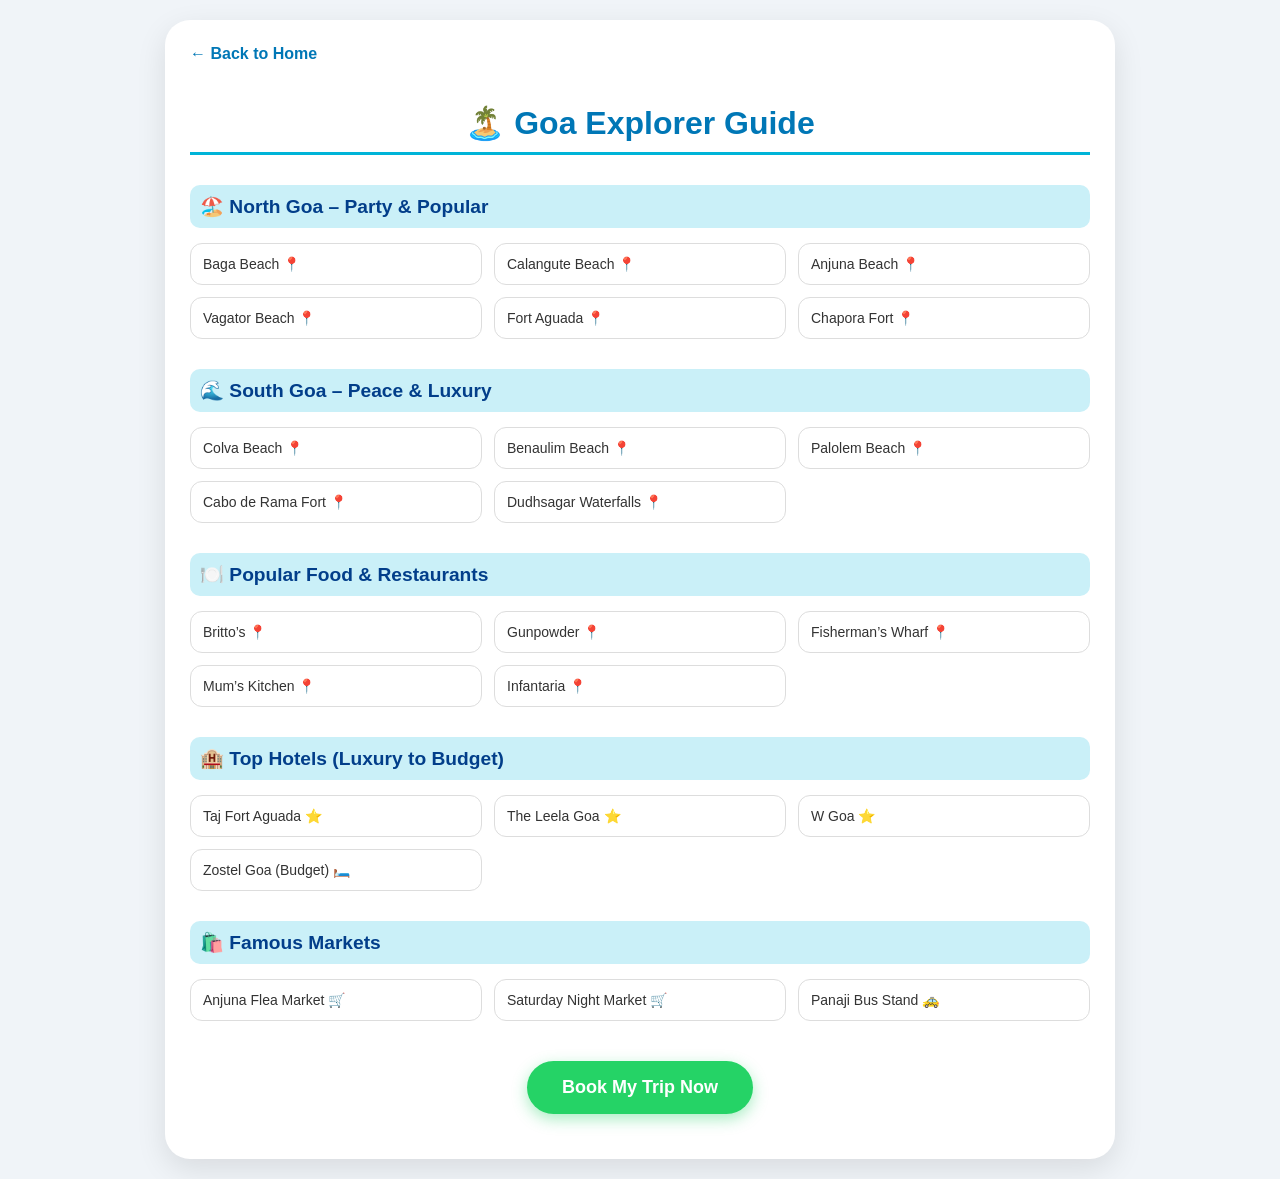
<file: goa-details.html>
<!DOCTYPE html>
<html lang="en">
<head>
    <meta charset="UTF-8">
    <meta name="viewport" content="width=device-width, initial-scale=1.0">
    <title>Goa Guide - Party & Peace</title>
    <style>
        body { font-family: 'Segoe UI', Tahoma, Geneva, Verdana, sans-serif; background: #f0f4f8; margin: 0; padding: 20px; }
        .container { max-width: 900px; margin: auto; background: white; padding: 25px; border-radius: 25px; box-shadow: 0 10px 30px rgba(0,0,0,0.1); }
        h1 { color: #0077b6; text-align: center; border-bottom: 3px solid #00b4d8; padding-bottom: 10px; }
        .section-title { margin-top: 30px; color: #023e8a; font-size: 1.2rem; font-weight: bold; background: #caf0f8; padding: 10px; border-radius: 10px; }
        .link-grid { display: grid; grid-template-columns: repeat(auto-fill, minmax(250px, 1fr)); gap: 12px; margin-top: 15px; }
        .map-btn { 
            display: block; padding: 12px; background: #fff; border: 1px solid #ddd;
            text-decoration: none; color: #333; border-radius: 12px; transition: 0.3s; font-size: 14px;
        }
        .map-btn:hover { background: #0077b6; color: #fff; transform: translateY(-3px); }
        .back-home { text-decoration: none; color: #0077b6; font-weight: bold; margin-bottom: 20px; display: inline-block; }
        
        /* WHATSAPP BUTTON FIX: Ye mobile par bhi button hi dikhega */
        .wp-container { text-align: center; margin-top: 40px; padding-bottom: 20px; }
        .wp-btn { 
            display: inline-block; background-color: #25D366; color: white; 
            padding: 16px 35px; border-radius: 50px; text-decoration: none; 
            font-size: 18px; font-weight: bold; box-shadow: 0 5px 15px rgba(37,211,102,0.4);
        }
    </style>
</head>
<body>

<div class="container">
    <a href="index.html" class="back-home">← Back to Home</a>
    <h1>🏝️ Goa Explorer Guide</h1>

    <div class="section-title">🏖️ North Goa – Party & Popular</div>
    <div class="link-grid">
        <a href="https://maps.google.com/?q=Baga+Beach+Goa" target="_blank" class="map-btn">Baga Beach 📍</a>
        <a href="https://maps.google.com/?q=Calangute+Beach+Goa" target="_blank" class="map-btn">Calangute Beach 📍</a>
        <a href="https://maps.google.com/?q=Anjuna+Beach+Goa" target="_blank" class="map-btn">Anjuna Beach 📍</a>
        <a href="https://maps.google.com/?q=Vagator+Beach+Goa" target="_blank" class="map-btn">Vagator Beach 📍</a>
        <a href="https://maps.google.com/?q=Fort+Aguada+Goa" target="_blank" class="map-btn">Fort Aguada 📍</a>
        <a href="https://maps.google.com/?q=Chapora+Fort+Goa" target="_blank" class="map-btn">Chapora Fort 📍</a>
    </div>

    <div class="section-title">🌊 South Goa – Peace & Luxury</div>
    <div class="link-grid">
        <a href="https://maps.google.com/?q=Colva+Beach+Goa" target="_blank" class="map-btn">Colva Beach 📍</a>
        <a href="https://maps.google.com/?q=Benaulim+Beach+Goa" target="_blank" class="map-btn">Benaulim Beach 📍</a>
        <a href="https://maps.google.com/?q=Palolem+Beach+Goa" target="_blank" class="map-btn">Palolem Beach 📍</a>
        <a href="https://maps.google.com/?q=Cabo+de+Rama+Fort+Goa" target="_blank" class="map-btn">Cabo de Rama Fort 📍</a>
        <a href="https://maps.google.com/?q=Dudhsagar+Waterfalls" target="_blank" class="map-btn">Dudhsagar Waterfalls 📍</a>
    </div>

    <div class="section-title">🍽️ Popular Food & Restaurants</div>
    <div class="link-grid">
        <a href="https://maps.google.com/?q=Britto’s+Baga+Goa" target="_blank" class="map-btn">Britto’s 📍</a>
        <a href="https://maps.google.com/?q=Gunpowder+Assagao+Goa" target="_blank" class="map-btn">Gunpowder 📍</a>
        <a href="https://maps.google.com/?q=Fisherman’s+Wharf+Panaji+Goa" target="_blank" class="map-btn">Fisherman’s Wharf 📍</a>
        <a href="https://maps.google.com/?q=Mum’s+Kitchen+Panaji+Goa" target="_blank" class="map-btn">Mum’s Kitchen 📍</a>
        <a href="https://maps.google.com/?q=Infantaria+Calangute+Goa" target="_blank" class="map-btn">Infantaria 📍</a>
    </div>

    <div class="section-title">🏨 Top Hotels (Luxury to Budget)</div>
    <div class="link-grid">
        <a href="https://maps.google.com/?q=Taj+Fort+Aguada+Goa" target="_blank" class="map-btn">Taj Fort Aguada ⭐</a>
        <a href="https://maps.google.com/?q=The+Leela+Goa" target="_blank" class="map-btn">The Leela Goa ⭐</a>
        <a href="https://maps.google.com/?q=W+Goa+Vagator" target="_blank" class="map-btn">W Goa ⭐</a>
        <a href="https://maps.google.com/?q=Zostel+Goa" target="_blank" class="map-btn">Zostel Goa (Budget) 🛏️</a>
    </div>

    <div class="section-title">🛍️ Famous Markets</div>
    <div class="link-grid">
        <a href="https://maps.google.com/?q=Anjuna+Flea+Market" target="_blank" class="map-btn">Anjuna Flea Market 🛒</a>
        <a href="https://maps.google.com/?q=Saturday+Night+Market+Arpora" target="_blank" class="map-btn">Saturday Night Market 🛒</a>
        <a href="https://maps.google.com/?q=Panaji+Bus+Stand" target="_blank" class="map-btn">Panaji Bus Stand 🚕</a>
    </div>

    <div class="wp-container">
    <a href="https://wa.me/918401350709?text=Hi!%20I%20want%20to%20book%20a%20trip" 
       target="_blank" 
       style="display: inline-block; background-color: #25D366; color: white; padding: 16px 35px; border-radius: 50px; text-decoration: none; font-size: 18px; font-weight: bold; box-shadow: 0 5px 15px rgba(37,211,102,0.4); border: none;">
       Book My Trip Now
    </a>
    </div>
</div>

</body>
</html>
</file>
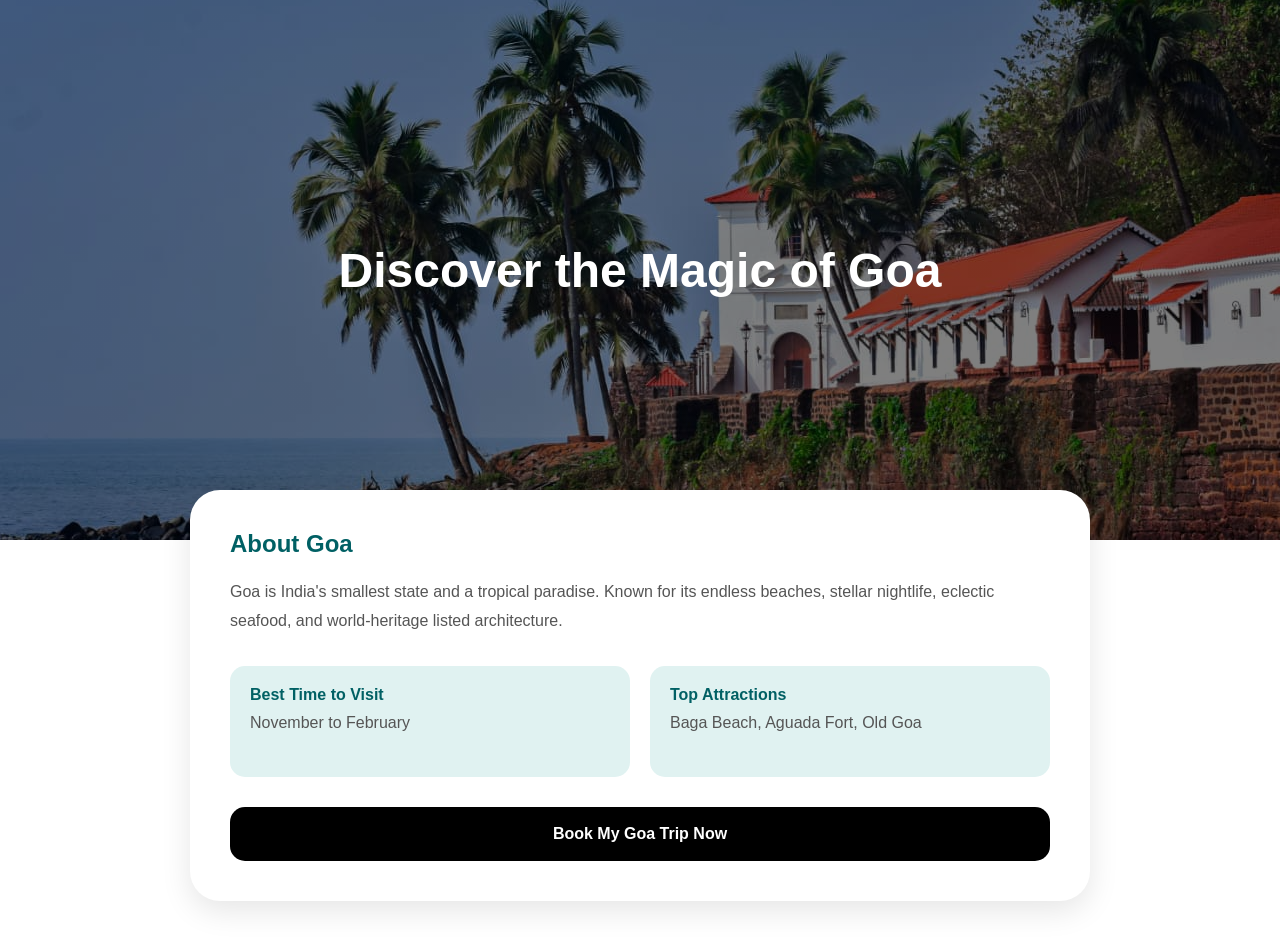
<file: goa.html>
<!DOCTYPE html>
<html lang="en">
<head>
    <meta charset="UTF-8">
    <meta name="viewport" content="width=device-width, initial-scale=1.0">
    <title>Goa Details - Travel Voyanix</title>
    <style>
        * { margin: 0; padding: 0; box-sizing: border-box; font-family: 'Poppins', sans-serif; }
        
        /* --- YAHAN DHAYAN DO --- */
        .hero {
            height: 60vh;
            /* Niche wali line mein 'APNI_PHOTO_KA_NAAM_YAHAN_LIKHO.jpg' ko badal dena */
            background: linear-gradient(rgba(0,0,0,0.5), rgba(0,0,0,0.5)), 
                        url('goa1.jpeg') no-repeat center/cover;
            display: flex; 
            align-items: center; 
            justify-content: center; 
            color: white; 
            text-align: center;
        }
        /* ------------------------ */

        .content { 
            max-width: 900px; 
            margin: -50px auto 50px; 
            background: white; 
            padding: 40px; 
            border-radius: 30px; 
            box-shadow: 0 10px 30px rgba(0,0,0,0.1); 
            position: relative;
        }
        
        h2 { color: #006064; margin-bottom: 20px; }
        p { line-height: 1.8; color: #555; margin-bottom: 20px; }
        
        .info-grid { display: grid; grid-template-columns: 1fr 1fr; gap: 20px; margin: 30px 0; }
        .info-item { background: #e0f2f1; padding: 20px; border-radius: 15px; }
        .info-item h4 { color: #006064; margin-bottom: 5px; }

        .enquiry-btn {
            display: block; width: 100%; padding: 18px; background: #000; color: white;
            text-align: center; text-decoration: none; border-radius: 15px; font-weight: 600;
            transition: 0.3s;
        }
        .enquiry-btn:hover { background: #2ecc71; }
    </style>
</head>
<body>

    <div class="hero">
        <h1 style="font-size: 3rem;">Discover the Magic of Goa</h1>
    </div>

    <div class="content">
        <h2>About Goa</h2>
        <p>Goa is India's smallest state and a tropical paradise. Known for its endless beaches, stellar nightlife, eclectic seafood, and world-heritage listed architecture.</p>

        <div class="info-grid">
            <div class="info-item">
                <h4>Best Time to Visit</h4>
                <p>November to February</p>
            </div>
            <div class="info-item">
                <h4>Top Attractions</h4>
                <p>Baga Beach, Aguada Fort, Old Goa</p>
            </div>
        </div>

        <a href="https://wa.me/919824576927?text=Hi Mahir, I am interested in the Goa package!" class="enquiry-btn">
            Book My Goa Trip Now
        </a>
    </div>

</body>
</html>
</file>
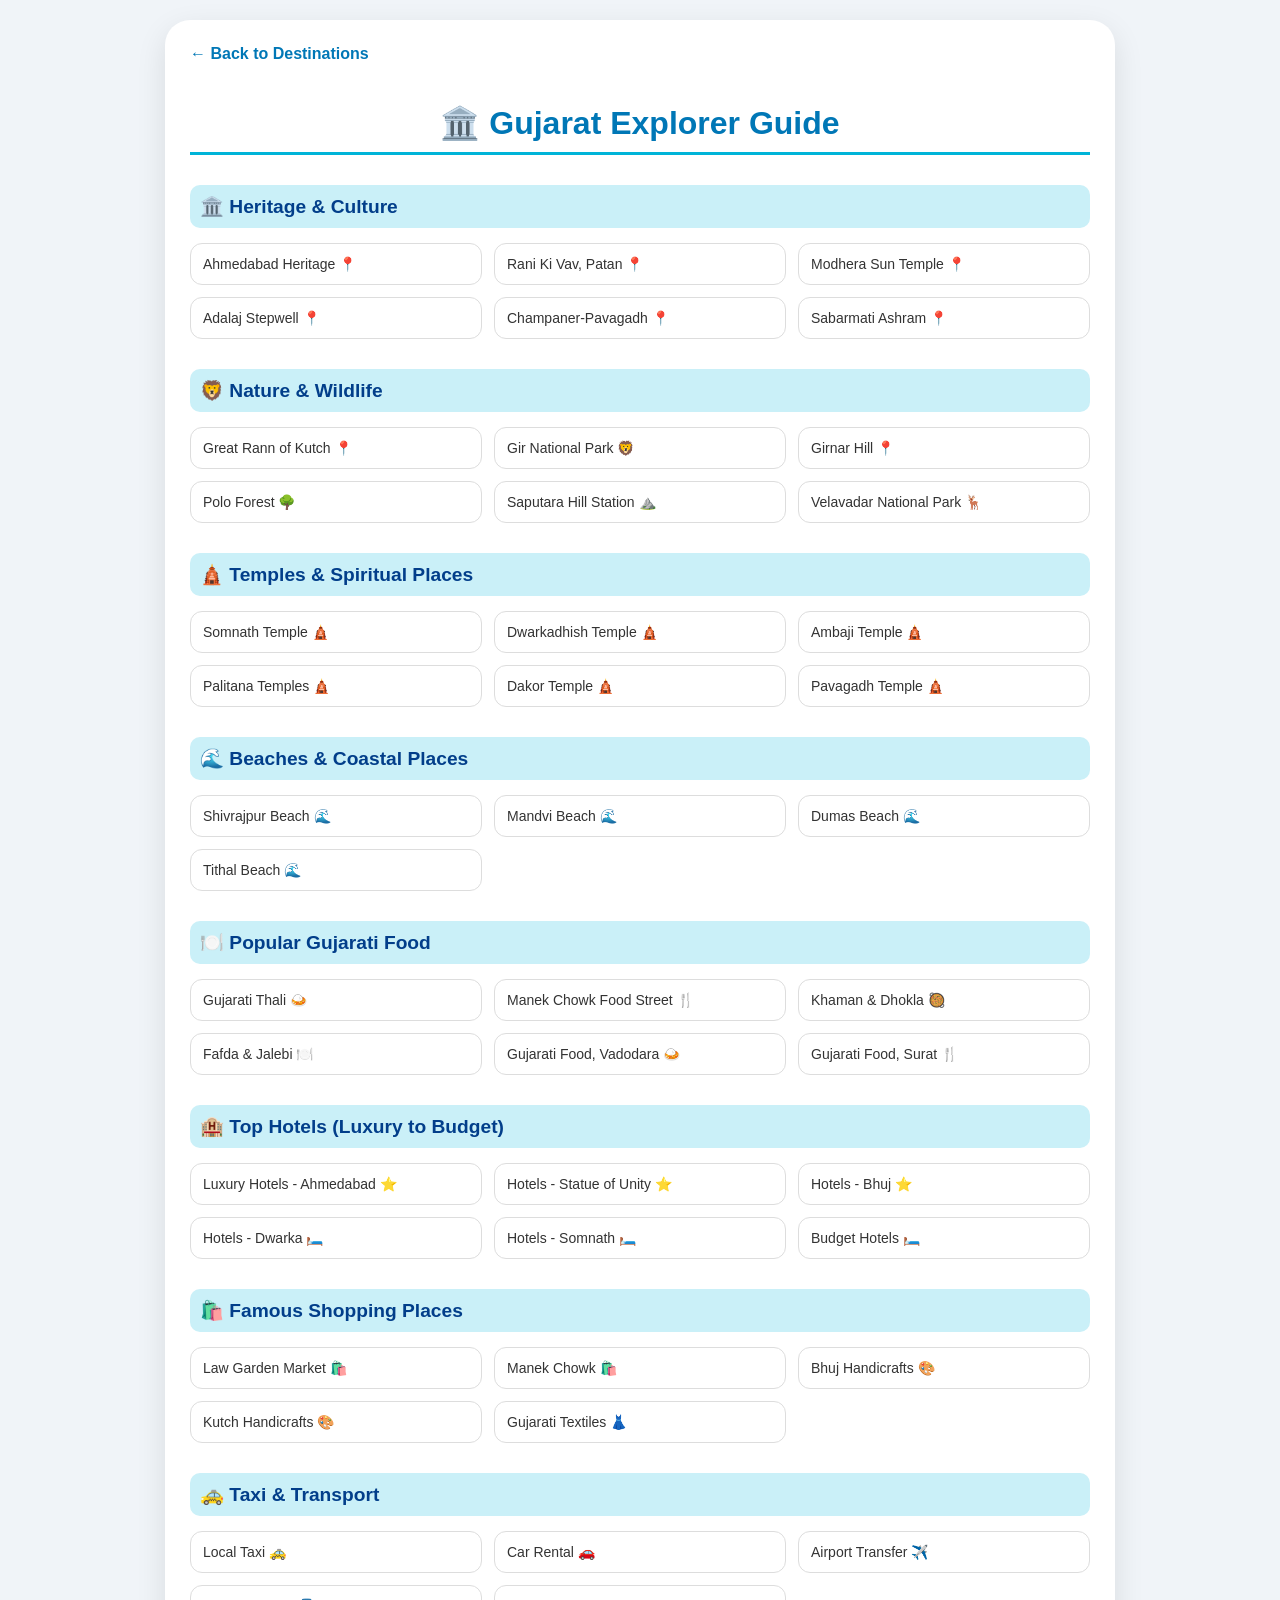
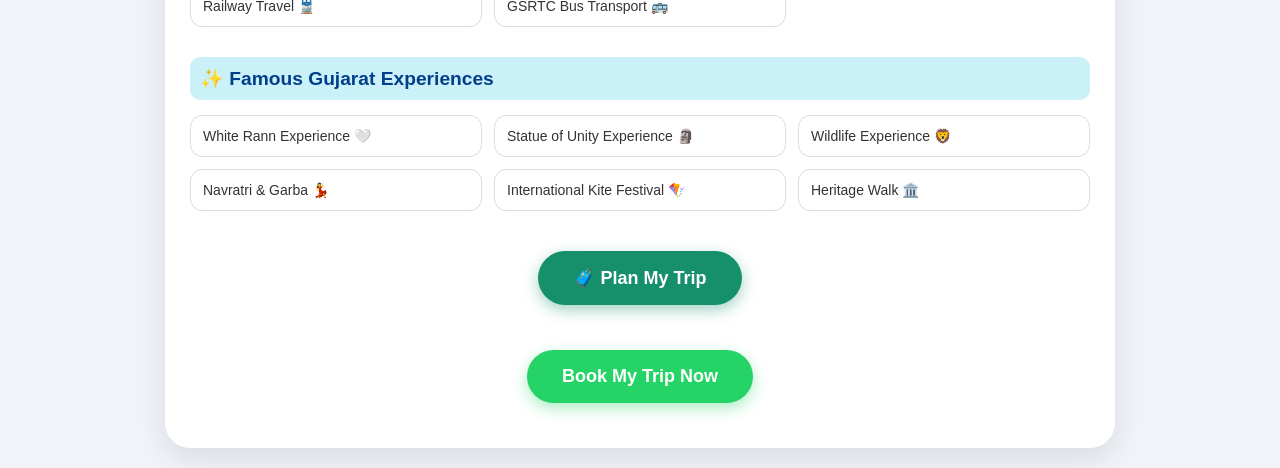
<file: gujrat-details.html>
<!DOCTYPE html>
<html lang="en">
<head>
    <meta charset="UTF-8">
    <meta name="viewport" content="width=device-width, initial-scale=1.0">

    <title>Gujarat Guide - Heritage & Nature</title>

    <style>
        body {
            font-family: 'Segoe UI', Tahoma, Geneva, Verdana, sans-serif;
            background: #f0f4f8;
            margin: 0;
            padding: 20px;
        }

        .container {
            max-width: 900px;
            margin: auto;
            background: white;
            padding: 25px;
            border-radius: 25px;
            box-shadow: 0 10px 30px rgba(0,0,0,0.1);
        }

        h1 {
            color: #0077b6;
            text-align: center;
            border-bottom: 3px solid #00b4d8;
            padding-bottom: 10px;
        }

        .section-title {
            margin-top: 30px;
            color: #023e8a;
            font-size: 1.2rem;
            font-weight: bold;
            background: #caf0f8;
            padding: 10px;
            border-radius: 10px;
        }

        .link-grid {
            display: grid;
            grid-template-columns: repeat(auto-fill, minmax(250px, 1fr));
            gap: 12px;
            margin-top: 15px;
        }

        .map-btn {
            display: block;
            padding: 12px;
            background: #fff;
            border: 1px solid #ddd;
            text-decoration: none;
            color: #333;
            border-radius: 12px;
            transition: 0.3s;
            font-size: 14px;
        }

        .map-btn:hover {
            background: #0077b6;
            color: #fff;
            transform: translateY(-3px);
        }

        .back-home {
            text-decoration: none;
            color: #0077b6;
            font-weight: bold;
            margin-bottom: 20px;
            display: inline-block;
        }

        /* PLAN MY TRIP BUTTON */
        .plan-container {
            text-align: center;
            margin-top: 40px;
            padding-bottom: 20px;
        }

        .plan-btn {
            display: inline-block;
            background-color: #168f6b;
            color: white;
            padding: 16px 35px;
            border-radius: 50px;
            text-decoration: none;
            font-size: 18px;
            font-weight: bold;
            box-shadow: 0 5px 15px rgba(22,143,107,0.4);
            border: none;
            cursor: pointer;
        }

        /* WHATSAPP BUTTON */
        .wp-container {
            text-align: center;
            margin-top: 25px;
            padding-bottom: 20px;
        }

        .wp-btn {
            display: inline-block;
            background-color: #25D366;
            color: white;
            padding: 16px 35px;
            border-radius: 50px;
            text-decoration: none;
            font-size: 18px;
            font-weight: bold;
            box-shadow: 0 5px 15px rgba(37,211,102,0.4);
        }

        /* TRIP PLANNER POPUP */

        .trip-modal {
            display: none;
            position: fixed;
            inset: 0;
            background: rgba(0,0,0,0.65);
            z-index: 9999;
            justify-content: center;
            align-items: center;
            padding: 20px;
        }

        .trip-box {
            background: white;
            width: 100%;
            max-width: 600px;
            max-height: 90vh;
            overflow-y: auto;
            padding: 30px;
            border-radius: 20px;
            position: relative;
            box-shadow: 0 15px 50px rgba(0,0,0,0.3);
        }

        .trip-box h2 {
            color: #023e8a;
            margin-top: 0;
        }

        .trip-box label {
            display: block;
            margin-top: 15px;
            margin-bottom: 7px;
            font-weight: bold;
            color: #333;
        }

        .trip-box select {
            width: 100%;
            padding: 12px;
            border: 1px solid #ddd;
            border-radius: 8px;
            font-size: 15px;
        }

        .generate-btn {
            width: 100%;
            margin-top: 25px;
            padding: 14px;
            border: none;
            border-radius: 10px;
            background: #168f6b;
            color: white;
            font-size: 16px;
            font-weight: bold;
            cursor: pointer;
        }

        .close-btn {
            position: absolute;
            right: 18px;
            top: 10px;
            border: none;
            background: transparent;
            font-size: 30px;
            cursor: pointer;
            color: #555;
        }

        .trip-result {
            margin-top: 25px;
        }

        .day-card {
            border: 1px solid #ddd;
            border-radius: 10px;
            padding: 15px;
            margin-bottom: 12px;
        }

        .day-card h3 {
            color: #0077b6;
            margin-top: 0;
        }

        .trip-summary {
            background: #caf0f8;
            padding: 15px;
            border-radius: 10px;
            margin-top: 15px;
        }

        @media (max-width: 600px) {
            body {
                padding: 10px;
            }

            .container {
                padding: 18px;
            }

            .trip-box {
                padding: 22px;
            }
        }
    </style>
</head>

<body>

<div class="container">

    <a href="destination.html" class="back-home">
        ← Back to Destinations
    </a>

    <h1>🏛️ Gujarat Explorer Guide</h1>


    <!-- ================= HERITAGE & CULTURE ================= -->

    <div class="section-title">
        🏛️ Heritage & Culture
    </div>

    <div class="link-grid">

        <a href="https://maps.google.com/?q=Ahmedabad+Heritage+City+Gujarat"
           target="_blank"
           class="map-btn">
            Ahmedabad Heritage 📍
        </a>

        <a href="https://maps.google.com/?q=Rani+Ki+Vav+Patan+Gujarat"
           target="_blank"
           class="map-btn">
            Rani Ki Vav, Patan 📍
        </a>

        <a href="https://maps.google.com/?q=Modhera+Sun+Temple+Gujarat"
           target="_blank"
           class="map-btn">
            Modhera Sun Temple 📍
        </a>

        <a href="https://maps.google.com/?q=Adalaj+Stepwell+Gujarat"
           target="_blank"
           class="map-btn">
            Adalaj Stepwell 📍
        </a>

        <a href="https://maps.google.com/?q=Champaner+Pavagadh+Gujarat"
           target="_blank"
           class="map-btn">
            Champaner-Pavagadh 📍
        </a>

        <a href="https://maps.google.com/?q=Sabarmati+Ashram+Ahmedabad"
           target="_blank"
           class="map-btn">
            Sabarmati Ashram 📍
        </a>

    </div>


    <!-- ================= NATURE & WILDLIFE ================= -->

    <div class="section-title">
        🦁 Nature & Wildlife
    </div>

    <div class="link-grid">

        <a href="https://maps.google.com/?q=Great+Rann+of+Kutch+Gujarat"
           target="_blank"
           class="map-btn">
            Great Rann of Kutch 📍
        </a>

        <a href="https://maps.google.com/?q=Gir+National+Park+Gujarat"
           target="_blank"
           class="map-btn">
            Gir National Park 🦁
        </a>

        <a href="https://maps.google.com/?q=Girnar+Hill+Junagadh+Gujarat"
           target="_blank"
           class="map-btn">
            Girnar Hill 📍
        </a>

        <a href="https://maps.google.com/?q=Polo+Forest+Gujarat"
           target="_blank"
           class="map-btn">
            Polo Forest 🌳
        </a>

        <a href="https://maps.google.com/?q=Saputara+Gujarat"
           target="_blank"
           class="map-btn">
            Saputara Hill Station ⛰️
        </a>

        <a href="https://maps.google.com/?q=Velavadar+Blackbuck+National+Park+Gujarat"
           target="_blank"
           class="map-btn">
            Velavadar National Park 🦌
        </a>

    </div>


    <!-- ================= TEMPLES & SPIRITUAL PLACES ================= -->

    <div class="section-title">
        🛕 Temples & Spiritual Places
    </div>

    <div class="link-grid">

        <a href="https://maps.google.com/?q=Somnath+Temple+Gujarat"
           target="_blank"
           class="map-btn">
            Somnath Temple 🛕
        </a>

        <a href="https://maps.google.com/?q=Dwarkadhish+Temple+Gujarat"
           target="_blank"
           class="map-btn">
            Dwarkadhish Temple 🛕
        </a>

        <a href="https://maps.google.com/?q=Ambaji+Temple+Gujarat"
           target="_blank"
           class="map-btn">
            Ambaji Temple 🛕
        </a>

        <a href="https://maps.google.com/?q=Palitana+Temples+Gujarat"
           target="_blank"
           class="map-btn">
            Palitana Temples 🛕
        </a>

        <a href="https://maps.google.com/?q=Dakor+Temple+Gujarat"
           target="_blank"
           class="map-btn">
            Dakor Temple 🛕
        </a>

        <a href="https://maps.google.com/?q=Pavagadh+Kalika+Mata+Temple"
           target="_blank"
           class="map-btn">
            Pavagadh Temple 🛕
        </a>

    </div>


    <!-- ================= BEACHES ================= -->

    <div class="section-title">
        🌊 Beaches & Coastal Places
    </div>

    <div class="link-grid">

        <a href="https://maps.google.com/?q=Shivrajpur+Beach+Gujarat"
           target="_blank"
           class="map-btn">
            Shivrajpur Beach 🌊
        </a>

        <a href="https://maps.google.com/?q=Mandvi+Beach+Gujarat"
           target="_blank"
           class="map-btn">
            Mandvi Beach 🌊
        </a>

        <a href="https://maps.google.com/?q=Dumas+Beach+Surat+Gujarat"
           target="_blank"
           class="map-btn">
            Dumas Beach 🌊
        </a>

        <a href="https://maps.google.com/?q=Tithal+Beach+Gujarat"
           target="_blank"
           class="map-btn">
            Tithal Beach 🌊
        </a>

    </div>


    <!-- ================= POPULAR FOOD ================= -->

    <div class="section-title">
        🍽️ Popular Gujarati Food
    </div>

    <div class="link-grid">

        <a href="https://maps.google.com/?q=Gujarati+Thali+Ahmedabad"
           target="_blank"
           class="map-btn">
            Gujarati Thali 🍛
        </a>

        <a href="https://maps.google.com/?q=Manek+Chowk+Ahmedabad+Food"
           target="_blank"
           class="map-btn">
            Manek Chowk Food Street 🍴
        </a>

        <a href="https://maps.google.com/?q=Khaman+Ahmedabad"
           target="_blank"
           class="map-btn">
            Khaman & Dhokla 🥘
        </a>

        <a href="https://maps.google.com/?q=Fafda+Jalebi+Ahmedabad"
           target="_blank"
           class="map-btn">
            Fafda & Jalebi 🍽️
        </a>

        <a href="https://maps.google.com/?q=Gujarati+Food+Vadodara"
           target="_blank"
           class="map-btn">
            Gujarati Food, Vadodara 🍛
        </a>

        <a href="https://maps.google.com/?q=Gujarati+Food+Surat"
           target="_blank"
           class="map-btn">
            Gujarati Food, Surat 🍴
        </a>

    </div>


    <!-- ================= HOTELS ================= -->

    <div class="section-title">
        🏨 Top Hotels (Luxury to Budget)
    </div>

    <div class="link-grid">

        <a href="https://maps.google.com/?q=Hotels+Ahmedabad+Gujarat"
           target="_blank"
           class="map-btn">
            Luxury Hotels - Ahmedabad ⭐
        </a>

        <a href="https://maps.google.com/?q=Hotels+Statue+of+Unity+Gujarat"
           target="_blank"
           class="map-btn">
            Hotels - Statue of Unity ⭐
        </a>

        <a href="https://maps.google.com/?q=Hotels+Bhuj+Gujarat"
           target="_blank"
           class="map-btn">
            Hotels - Bhuj ⭐
        </a>

        <a href="https://maps.google.com/?q=Hotels+Dwarka+Gujarat"
           target="_blank"
           class="map-btn">
            Hotels - Dwarka 🛏️
        </a>

        <a href="https://maps.google.com/?q=Hotels+Somnath+Gujarat"
           target="_blank"
           class="map-btn">
            Hotels - Somnath 🛏️
        </a>

        <a href="https://maps.google.com/?q=Budget+Hotels+Gujarat"
           target="_blank"
           class="map-btn">
            Budget Hotels 🛏️
        </a>

    </div>


    <!-- ================= SHOPPING ================= -->

    <div class="section-title">
        🛍️ Famous Shopping Places
    </div>

    <div class="link-grid">

        <a href="https://maps.google.com/?q=Law+Garden+Market+Ahmedabad"
           target="_blank"
           class="map-btn">
            Law Garden Market 🛍️
        </a>

        <a href="https://maps.google.com/?q=Manek+Chowk+Ahmedabad"
           target="_blank"
           class="map-btn">
            Manek Chowk 🛍️
        </a>

        <a href="https://maps.google.com/?q=Bhuj+Handicraft+Market+Gujarat"
           target="_blank"
           class="map-btn">
            Bhuj Handicrafts 🎨
        </a>

        <a href="https://maps.google.com/?q=Kutch+Handicrafts+Gujarat"
           target="_blank"
           class="map-btn">
            Kutch Handicrafts 🎨
        </a>

        <a href="https://maps.google.com/?q=Gujarati+Textiles+Ahmedabad"
           target="_blank"
           class="map-btn">
            Gujarati Textiles 👗
        </a>

    </div>


    <!-- ================= TRANSPORT ================= -->

    <div class="section-title">
        🚕 Taxi & Transport
    </div>

    <div class="link-grid">

        <a href="https://maps.google.com/?q=Taxi+Service+Ahmedabad+Gujarat"
           target="_blank"
           class="map-btn">
            Local Taxi 🚕
        </a>

        <a href="https://maps.google.com/?q=Car+Rental+Ahmedabad+Gujarat"
           target="_blank"
           class="map-btn">
            Car Rental 🚗
        </a>

        <a href="https://maps.google.com/?q=Ahmedabad+Airport+Gujarat"
           target="_blank"
           class="map-btn">
            Airport Transfer ✈️
        </a>

        <a href="https://maps.google.com/?q=Ahmedabad+Railway+Station"
           target="_blank"
           class="map-btn">
            Railway Travel 🚆
        </a>

        <a href="https://maps.google.com/?q=GSRTC+Bus+Station+Ahmedabad"
           target="_blank"
           class="map-btn">
            GSRTC Bus Transport 🚌
        </a>

    </div>


    <!-- ================= EXPERIENCES ================= -->

    <div class="section-title">
        ✨ Famous Gujarat Experiences
    </div>

    <div class="link-grid">

        <a href="https://maps.google.com/?q=Rann+of+Kutch+Dhordo+Gujarat"
           target="_blank"
           class="map-btn">
            White Rann Experience 🤍
        </a>

        <a href="https://maps.google.com/?q=Statue+of+Unity+Ekta+Nagar"
           target="_blank"
           class="map-btn">
            Statue of Unity Experience 🗿
        </a>

        <a href="https://maps.google.com/?q=Gir+National+Park+Gujarat"
           target="_blank"
           class="map-btn">
            Wildlife Experience 🦁
        </a>

        <a href="https://maps.google.com/?q=Navratri+Garba+Ahmedabad"
           target="_blank"
           class="map-btn">
            Navratri & Garba 💃
        </a>

        <a href="https://maps.google.com/?q=Kite+Festival+Ahmedabad+Gujarat"
           target="_blank"
           class="map-btn">
            International Kite Festival 🪁
        </a>

        <a href="https://maps.google.com/?q=Ahmedabad+Heritage+Walk"
           target="_blank"
           class="map-btn">
            Heritage Walk 🏛️
        </a>

    </div>


    <!-- ================= PLAN MY TRIP ================= -->

    <div class="plan-container">

        <button
            type="button"
            class="plan-btn"
            onclick="openTripPlanner()">

            🧳 Plan My Trip

        </button>

    </div>


    <!-- ================= WHATSAPP ================= -->

    <div class="wp-container">

        <a
            href="https://wa.me/918401350709?text=Hi!%20I%20want%20to%20book%20a%20Gujarat%20trip"
            target="_blank"
            class="wp-btn">

            Book My Trip Now

        </a>

    </div>

</div>


<!-- ================= TRIP PLANNER POPUP ================= -->

<div id="tripPlannerModal" class="trip-modal">

    <div class="trip-box">

        <button
            type="button"
            class="close-btn"
            onclick="closeTripPlanner()">

            ×

        </button>

        <h2>🧳 Plan Your Gujarat Trip</h2>

        <label>How many days?</label>

        <select id="tripDays">

            <option value="2">2 Days</option>
            <option value="3">3 Days</option>
            <option value="4">4 Days</option>
            <option value="5">5 Days</option>
            <option value="6">6 Days</option>
            <option value="7">7 Days</option>

        </select>


        <label>Budget</label>

        <select id="tripBudget">

            <option value="budget">Budget</option>
            <option value="mid">Mid-Range</option>
            <option value="luxury">Luxury</option>

        </select>


        <label>Number of Travellers</label>

        <select id="travellers">

            <option value="1">1 Traveller</option>
            <option value="2">2 Travellers</option>
            <option value="3">3 Travellers</option>
            <option value="4">4 Travellers</option>
            <option value="5">5 Travellers</option>
            <option value="6">6 Travellers</option>

        </select>


        <button
            type="button"
            class="generate-btn"
            onclick="generateTrip()">

            ✨ Generate My Trip

        </button>


        <div id="tripResult" class="trip-result"></div>

    </div>

</div>


<!-- ================= JAVASCRIPT ================= -->

<script>

const gujaratPlaces = [

    {
        name: "Ahmedabad Heritage",
        description: "Explore Ahmedabad's historic architecture, heritage streets and local culture."
    },

    {
        name: "Rani Ki Vav, Patan",
        description: "Discover the famous historic stepwell and Patan heritage."
    },

    {
        name: "Modhera Sun Temple",
        description: "Visit the beautiful Sun Temple and experience Gujarat's architectural heritage."
    },

    {
        name: "Great Rann of Kutch",
        description: "Experience the iconic white salt desert and the unique landscape of Kutch."
    },

    {
        name: "Statue of Unity",
        description: "Visit the iconic Statue of Unity and explore Ekta Nagar."
    },

    {
        name: "Gir National Park",
        description: "Explore Gujarat's wildlife and the habitat of Asiatic lions."
    },

    {
        name: "Somnath",
        description: "Visit the famous Somnath temple and enjoy the coastal surroundings."
    }

];


function openTripPlanner() {

    document.getElementById("tripPlannerModal").style.display = "flex";

}


function closeTripPlanner() {

    document.getElementById("tripPlannerModal").style.display = "none";

}


function generateTrip() {

    const days =
        parseInt(document.getElementById("tripDays").value);

    const budget =
        document.getElementById("tripBudget").value;

    const travellers =
        document.getElementById("travellers").value;


    let budgetText;

    if (budget === "budget") {

        budgetText = "Budget-friendly";

    }
    else if (budget === "mid") {

        budgetText = "Mid-Range";

    }
    else {

        budgetText = "Luxury";

    }


    let result = `

        <div class="trip-summary">

            <h3>
                🎉 Your Gujarat Trip
            </h3>

            <p>
                ${days} Days •
                ${travellers} Traveller(s) •
                ${budgetText}
            </p>

        </div>

    `;


    for (let i = 0; i < days; i++) {

        const place =
            gujaratPlaces[i % gujaratPlaces.length];


        result += `

            <div class="day-card">

                <h3>
                    Day ${i + 1} — ${place.name}
                </h3>

                <p>
                    ${place.description}
                </p>

                <small>
                    📍 Explore • 🍴 Food • 📸 Experience
                </small>

            </div>

        `;

    }


    document.getElementById("tripResult").innerHTML = result;

}

</script>


</body>
</html>
</file>
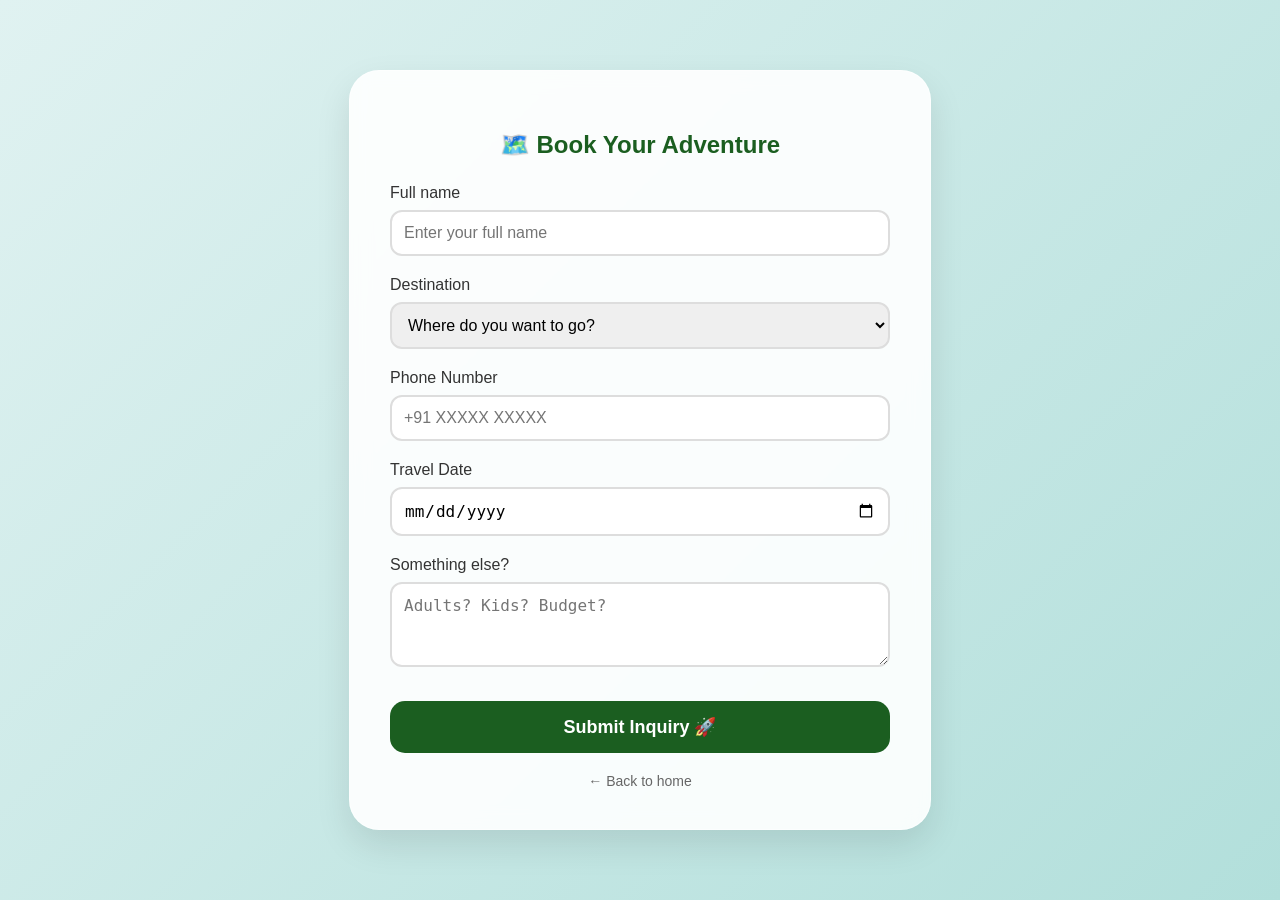
<file: inquiry.html>
<!DOCTYPE html>
<html lang="en">
<head>
    <meta charset="UTF-8">
    <meta name="viewport" content="width=device-width, initial-scale=1.0">
    <title>Plan Your Trip - Inquiry Form</title>
    <style>
        :root { --primary: #1b5e20; --secondary: #2e7d32; }
        body { 
            font-family: 'Poppins', sans-serif; 
            background: linear-gradient(135deg, #e0f2f1 0%, #b2dfdb 100%);
            margin: 0; display: flex; justify-content: center; align-items: center; min-height: 100vh;
        }
        .form-container { 
            background: rgba(255, 255, 255, 0.9); padding: 40px; border-radius: 30px;
            box-shadow: 0 15px 35px rgba(0,0,0,0.1); width: 90%; max-width: 500px;
            backdrop-filter: blur(10px); border: 1px solid rgba(255,255,255,0.5);
        }
        h2 { color: var(--primary); text-align: center; margin-bottom: 25px; font-size: 24px; }
        .input-group { margin-bottom: 20px; }
        label { display: block; margin-bottom: 8px; color: #333; font-weight: 500; }
        input, select, textarea { 
            width: 100%; padding: 12px; border: 2px solid #ddd; border-radius: 12px;
            font-size: 16px; transition: 0.3s; box-sizing: border-box;
        }
        input:focus, select:focus { border-color: var(--secondary); outline: none; box-shadow: 0 0 8px rgba(46,125,50,0.2); }
        .btn-submit { 
            width: 100%; background: var(--primary); color: white; padding: 15px;
            border: none; border-radius: 15px; font-size: 18px; font-weight: bold;
            cursor: pointer; transition: 0.3s; margin-top: 10px;
        }
        .btn-submit:hover { background: var(--secondary); transform: translateY(-2px); }
        .back-link { display: block; text-align: center; margin-top: 20px; color: #666; text-decoration: none; font-size: 14px; }
    </style>
</head>
<body>

<div class="form-container">
    <h2>🗺️ Book Your Adventure</h2>
    <form action="https://formspree.io/f/xgolnalw" method="POST"> <div class="input-group">
            <label>Full name</label>
            <input type="text" name="name" placeholder="Enter your full name" required>
        </div>

        <div class="input-group">
            <label>Destination</label>
            <select name="destination" required>
                <option value="">Where do you want to go?</option>
                <option value="Manali">Manali 🏔️</option>
                <option value="Goa">Goa 🏖️</option>
                <option value="Kerala">Kerala 🌿</option>
            </select>
        </div>

        <div class="input-group">
            <label>Phone Number</label>
            <input type="tel" name="phone" placeholder="+91 XXXXX XXXXX" required>
        </div>

        <div class="input-group">
            <label>Travel Date</label>
            <input type="date" name="date" required>
        </div>

        <div class="input-group">
            <label>Something else?</label>
            <textarea name="message" rows="3" placeholder="Adults? Kids? Budget?"></textarea>
        </div>

        <button type="submit" class="btn-submit">Submit Inquiry 🚀</button>
        <a href="index.html" class="back-link">← Back to home</a>
    </form>
</div>

</body>
</html>
</file>
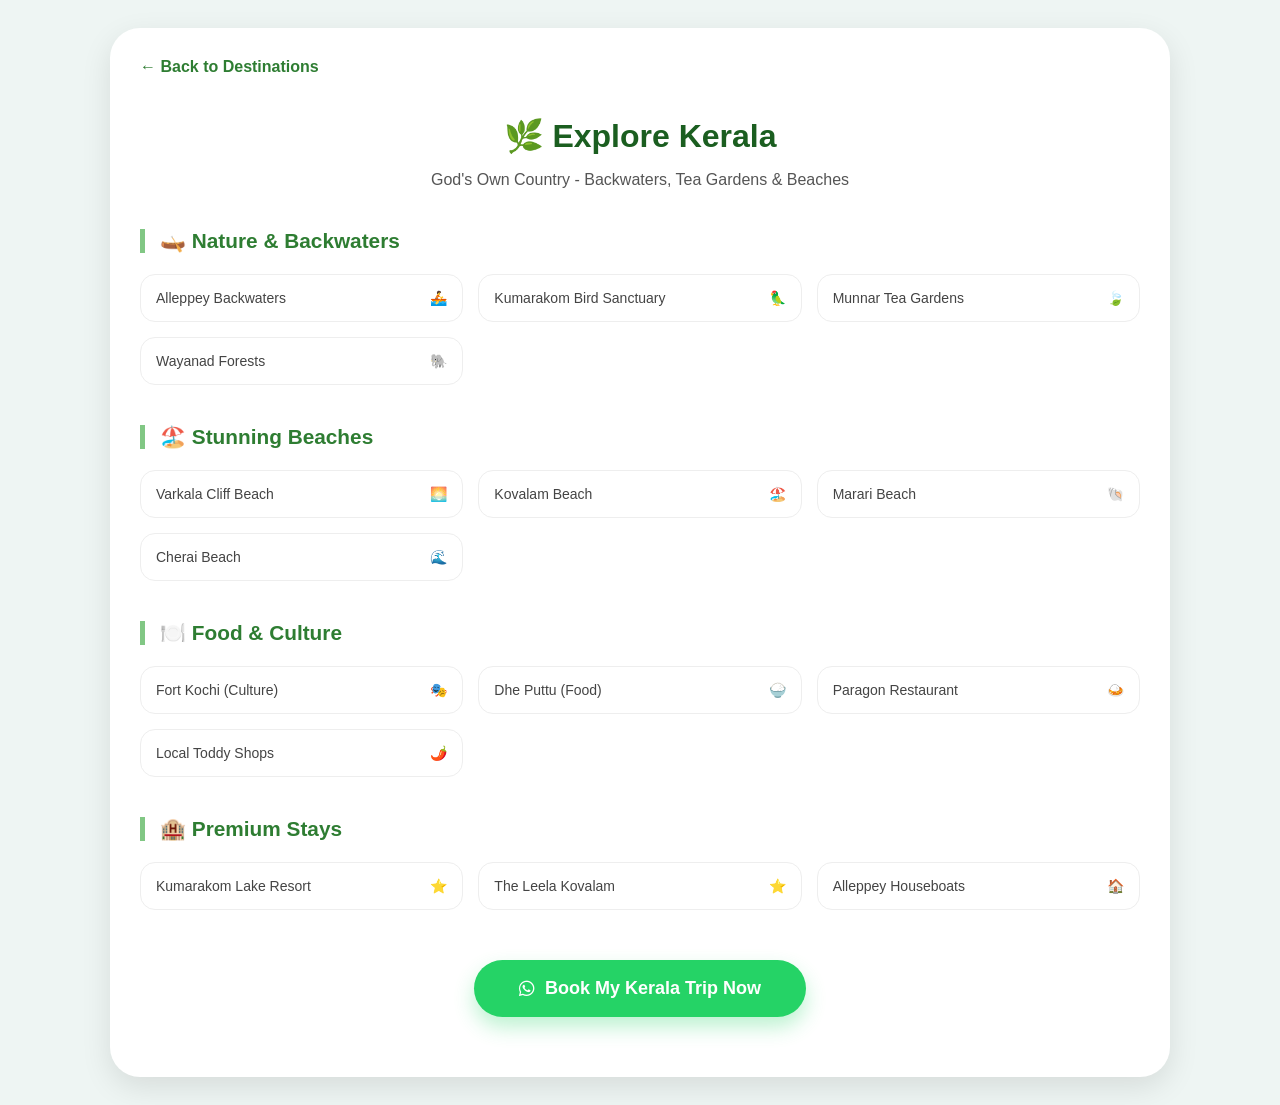
<file: kerala-details.html>
<!DOCTYPE html>
<html lang="en">
<head>
    <meta charset="UTF-8">
    <title>Explore Kerala - Gods Own Country Guide</title>
    <link rel="stylesheet" href="https://cdnjs.cloudflare.com/ajax/libs/font-awesome/6.0.0/css/all.min.css">
    <style>
        body { font-family: 'Poppins', sans-serif; background: #eef5f3; padding: 20px; }
        .container { max-width: 1000px; margin: auto; background: white; padding: 30px; border-radius: 30px; box-shadow: 0 10px 30px rgba(0,0,0,0.1); }
        h1 { color: #1b5e20; text-align: center; margin-bottom: 10px; }
        .subtitle { text-align: center; color: #555; margin-bottom: 30px; }
        .section-title { margin-top: 40px; color: #2e7d32; font-size: 1.3rem; font-weight: 700; border-left: 5px solid #81c784; padding-left: 15px; }
        .link-grid { display: grid; grid-template-columns: repeat(auto-fill, minmax(280px, 1fr)); gap: 15px; margin-top: 20px; }
        .map-btn { 
            display: flex; justify-content: space-between; align-items: center; padding: 15px; 
            background: #fff; border: 1px solid #eee; text-decoration: none; color: #444; 
            border-radius: 15px; transition: 0.3s; font-size: 14px;
        }
        .map-btn:hover { background: #2e7d32; color: #fff; transform: translateY(-3px); box-shadow: 0 5px 15px rgba(46,125,50,0.2); }
        .back-home { text-decoration: none; color: #2e7d32; font-weight: bold; display: inline-block; margin-bottom: 20px; }
        .whatsapp-btn {
            background: #25D366; color: white; padding: 18px 45px; border-radius: 50px; 
            text-decoration: none; font-size: 18px; font-weight: bold; display: inline-flex; 
            align-items: center; gap: 10px; box-shadow: 0 10px 20px rgba(37, 211, 102, 0.3); transition: 0.3s;
        }
    </style>
</head>
<body>

    <div class="container">
        <a href="index.html" class="back-home">← Back to Destinations</a>
        <h1>🌿 Explore Kerala</h1>
        <p class="subtitle">God's Own Country - Backwaters, Tea Gardens & Beaches</p>

        <div class="category-group">
            <p class="section-title">🛶 Nature & Backwaters</p>
            <div class="link-grid">
                <a href="https://maps.google.com/?q=Alappuzha+Kerala" target="_blank" class="map-btn">Alleppey Backwaters <span>🚣</span></a>
                <a href="https://maps.google.com/?q=Kumarakom+Kerala" target="_blank" class="map-btn">Kumarakom Bird Sanctuary <span>🦜</span></a>
                <a href="https://maps.google.com/?q=Munnar+Kerala" target="_blank" class="map-btn">Munnar Tea Gardens <span>🍃</span></a>
                <a href="https://maps.google.com/?q=Wayanad+Kerala" target="_blank" class="map-btn">Wayanad Forests <span>🐘</span></a>
            </div>
        </div>

        <div class="category-group">
            <p class="section-title">🏖️ Stunning Beaches</p>
            <div class="link-grid">
                <a href="https://maps.google.com/?q=Varkala+Beach" target="_blank" class="map-btn">Varkala Cliff Beach <span>🌅</span></a>
                <a href="https://maps.google.com/?q=Kovalam+Beach" target="_blank" class="map-btn">Kovalam Beach <span>🏖️</span></a>
                <a href="https://maps.google.com/?q=Marari+Beach" target="_blank" class="map-btn">Marari Beach <span>🐚</span></a>
                <a href="https://maps.google.com/?q=Cherai+Beach" target="_blank" class="map-btn">Cherai Beach <span>🌊</span></a>
            </div>
        </div>

        <div class="category-group">
            <p class="section-title">🍽️ Food & Culture</p>
            <div class="link-grid">
                <a href="https://maps.google.com/?q=Fort+Kochi" target="_blank" class="map-btn">Fort Kochi (Culture) <span>🎭</span></a>
                <a href="https://maps.google.com/?q=Dhe+Puttu+Kochi" target="_blank" class="map-btn">Dhe Puttu (Food) <span>🍚</span></a>
                <a href="https://maps.google.com/?q=Paragon+Restaurant+Calicut" target="_blank" class="map-btn">Paragon Restaurant <span>🍛</span></a>
                <a href="https://maps.google.com/?q=Toddy+Shop+Kerala" target="_blank" class="map-btn">Local Toddy Shops <span>🌶️</span></a>
            </div>
        </div>

        <div class="category-group">
            <p class="section-title">🏨 Premium Stays</p>
            <div class="link-grid">
                <a href="https://maps.google.com/?q=Kumarakom+Lake+Resort" target="_blank" class="map-btn">Kumarakom Lake Resort <span>⭐</span></a>
                <a href="https://maps.google.com/?q=The+Leela+Kovalam" target="_blank" class="map-btn">The Leela Kovalam <span>⭐</span></a>
                <a href="https://maps.google.com/?q=Alleppey+Houseboat" target="_blank" class="map-btn">Alleppey Houseboats <span>🏠</span></a>
            </div>
        </div>

        <div style="text-align: center; margin-top: 50px; padding-bottom: 30px;">
            <a href="https://wa.me/919824576927?text=Hi!%20I%20am%20interested%20in%20a%20Kerala%20Tour%20Package.%20Please%20share%20details." 
               target="_blank" class="whatsapp-btn">
               <i class="fab fa-whatsapp"></i> Book My Kerala Trip Now
            </a>
        </div>
    </div>

</body>
</html>
</file>
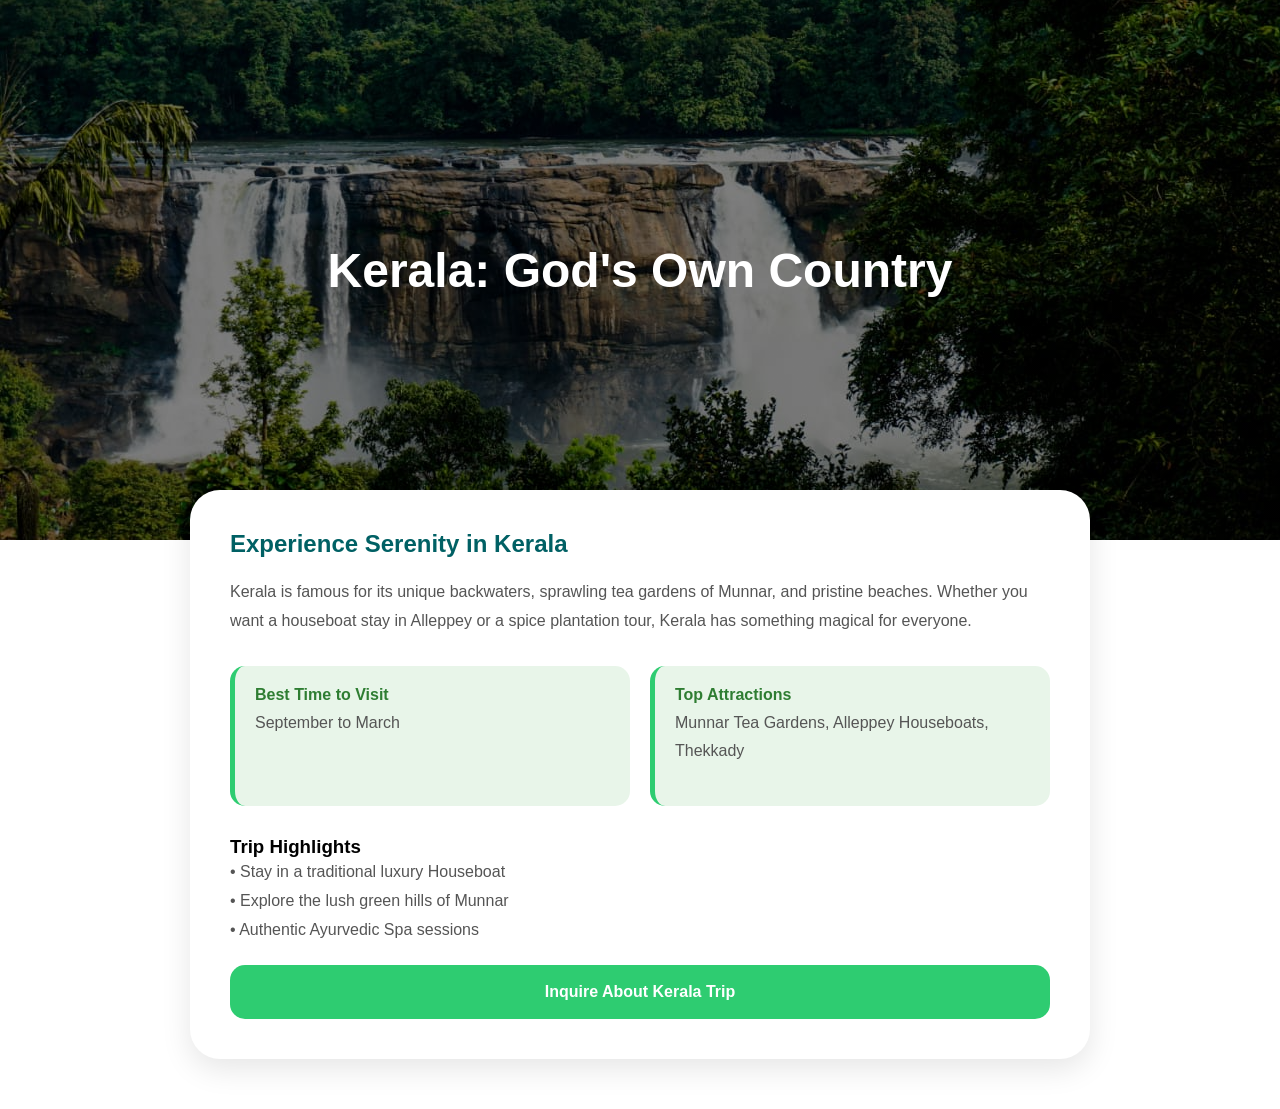
<file: kerala.html>
<!DOCTYPE html>
<html lang="en">
<head>
    <meta charset="UTF-8">
    <meta name="viewport" content="width=device-width, initial-scale=1.0">
    <title>Kerala - God's Own Country</title>
    <style>
        * { margin: 0; padding: 0; box-sizing: border-box; font-family: 'Poppins', sans-serif; }
        
        /* --- IMAGE SETTING YAHAN HAI --- */
        .hero {
            height: 60vh;
            /* Bas niche 'KERALA_PHOTO_NAME.jpg' ko apni file name se badal do */
            background: linear-gradient(rgba(0,0,0,0.5), rgba(0,0,0,0.5)), 
                        url('kerala2.jpeg') no-repeat center/cover;
            display: flex; 
            align-items: center; 
            justify-content: center; 
            color: white; 
            text-align: center;
        }
        /* ------------------------------- */

        .content { 
            max-width: 900px; 
            margin: -50px auto 50px; 
            background: white; 
            padding: 40px; 
            border-radius: 30px; 
            box-shadow: 0 10px 30px rgba(0,0,0,0.1); 
        }
        
        h2 { color: #006064; margin-bottom: 20px; }
        p { line-height: 1.8; color: #555; margin-bottom: 20px; }
        
        .info-grid { display: grid; grid-template-columns: 1fr 1fr; gap: 20px; margin: 30px 0; }
        .info-item { background: #e8f5e9; padding: 20px; border-radius: 15px; border-left: 5px solid #2ecc71; }
        .info-item h4 { color: #2e7d32; margin-bottom: 5px; }

        .enquiry-btn {
            display: block; width: 100%; padding: 18px; background: #2ecc71; color: white;
            text-align: center; text-decoration: none; border-radius: 15px; font-weight: 600;
            transition: 0.3s;
        }
        .enquiry-btn:hover { background: #27ae60; box-shadow: 0 5px 15px rgba(46, 204, 113, 0.4); }
    </style>
</head>
<body>

    <div class="hero">
        <h1 style="font-size: 3rem;">Kerala: God's Own Country</h1>
    </div>

    <div class="content">
        <h2>Experience Serenity in Kerala</h2>
        <p>Kerala is famous for its unique backwaters, sprawling tea gardens of Munnar, and pristine beaches. Whether you want a houseboat stay in Alleppey or a spice plantation tour, Kerala has something magical for everyone.</p>

        <div class="info-grid">
            <div class="info-item">
                <h4>Best Time to Visit</h4>
                <p>September to March</p>
            </div>
            <div class="info-item">
                <h4>Top Attractions</h4>
                <p>Munnar Tea Gardens, Alleppey Houseboats, Thekkady</p>
            </div>
        </div>

        <h3>Trip Highlights</h3>
        <p>• Stay in a traditional luxury Houseboat<br>• Explore the lush green hills of Munnar<br>• Authentic Ayurvedic Spa sessions</p>

        <a href="https://wa.me/919824576927?text=Hi Mahir, I want to book the Kerala package!" class="enquiry-btn">
            Inquire About Kerala Trip
        </a>
    </div>

</body>
</html>
</file>
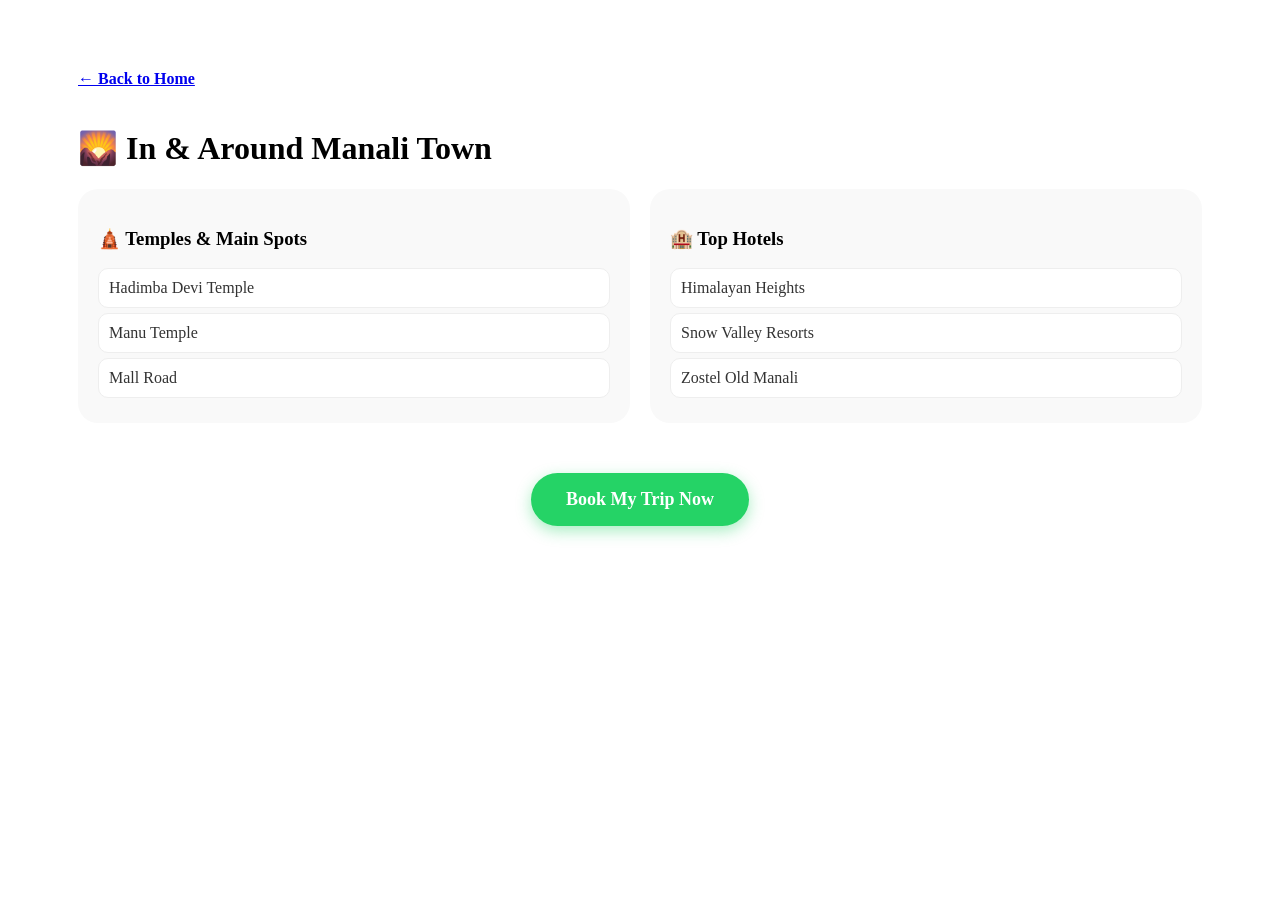
<file: manali-details.html>
<!DOCTYPE html>
<html lang="en">
<head>
    <meta charset="UTF-8">
    <meta name="viewport" content="width=device-width, initial-scale=1.0">
    <title>Manali Guide</title>
    <link rel="stylesheet" href="style.css">
    <style>
        /* Is page ke liye extra styling */
        .details-container { padding: 50px; background: #fff; border-radius: 30px; margin: 20px; }
        .grid-layout { display: grid; grid-template-columns: 1fr 1fr; gap: 20px; }
        .category-box { background: #f9f9f9; padding: 20px; border-radius: 20px; }
        .map-link { 
            display: block; padding: 10px; background: #fff; 
            margin: 5px 0; border-radius: 10px; text-decoration: none; 
            color: #333; border: 1px solid #eee;
        }
        .map-link:hover { background: #000; color: #fff; }
        .back-btn { margin-bottom: 20px; display: inline-block; cursor: pointer; font-weight: bold; }
    </style>
</head>
<body>

    <div class="details-container">
        <a href="index.html" class="back-btn">← Back to Home</a>
        <h1>🌄 In & Around Manali Town</h1>
        
        <div class="grid-layout">
            <div class="category-box">
                <h3>🛕 Temples & Main Spots</h3>
                <a class="map-link" href="https://maps.google.com/?q=Hadimba+Devi+Temple+Manali" target="_blank">Hadimba Devi Temple</a>
                <a class="map-link" href="https://maps.google.com/?q=Manu+Temple+Manali" target="_blank">Manu Temple</a>
                <a class="map-link" href="https://maps.google.com/?q=Mall+Road+Manali" target="_blank">Mall Road</a>
            </div>

            <div class="category-box">
                <h3>🏨 Top Hotels</h3>
                <a class="map-link" href="https://maps.google.com/?q=Himalayan+Heights+Manali" target="_blank">Himalayan Heights</a>
                <a class="map-link" href="https://maps.google.com/?q=Snow+Valley+Resorts+Manali" target="_blank">Snow Valley Resorts</a>
                <a class="map-link" href="https://maps.google.com/?q=Zostel+Old+Manali" target="_blank">Zostel Old Manali</a>
            </div>
        </div>

<div style="text-align: center; margin-top: 30px; padding: 20px;">
    <a href="https://wa.me/919824576927?text=Hi!%20I%20want%20to%20book%20a%20trip" 
       target="_blank" 
       style="display: inline-block; background-color: #25D366; color: white; padding: 16px 35px; border-radius: 50px; text-decoration: none; font-size: 18px; font-weight: bold; box-shadow: 0 5px 15px rgba(37,211,102,0.4); border: none;">
       Book My Trip Now
    </a>
</div></button>
        </div>
    </div>

</body>
</html>
</file>
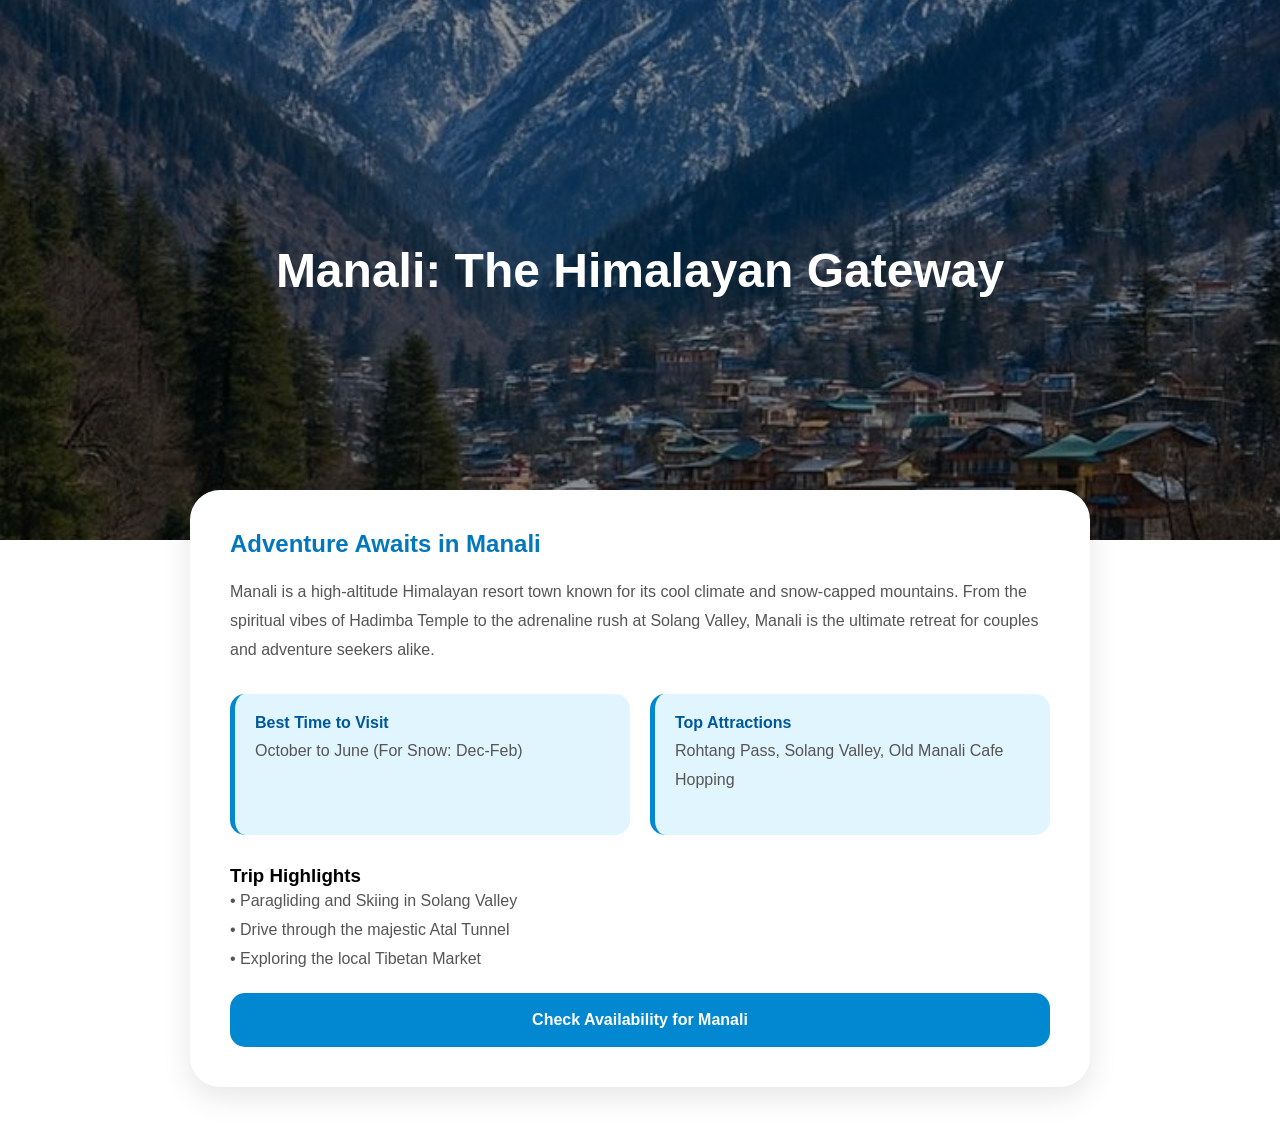
<file: manali.html>
<!DOCTYPE html>
<html lang="en">
<head>
    <meta charset="UTF-8">
    <meta name="viewport" content="width=device-width, initial-scale=1.0">
    <title>Manali - Snow Adventure</title>
    <style>
        * { margin: 0; padding: 0; box-sizing: border-box; font-family: 'Poppins', sans-serif; }
        
        /* --- IMAGE SETTING YAHAN HAI --- */
        .hero {
            height: 60vh;
            /* Bas niche 'MANALI_PHOTO_NAME.jpg' ko apni file name se badal do */
            background: linear-gradient(rgba(0,0,0,0.4), rgba(0,0,0,0.4)), 
                        url('manali1.jpeg') no-repeat center/cover;
            display: flex; 
            align-items: center; 
            justify-content: center; 
            color: white; 
            text-align: center;
        }
        /* ------------------------------- */

        .content { 
            max-width: 900px; 
            margin: -50px auto 50px; 
            background: white; 
            padding: 40px; 
            border-radius: 30px; 
            box-shadow: 0 10px 30px rgba(0,0,0,0.1); 
        }
        
        h2 { color: #0277bd; margin-bottom: 20px; }
        p { line-height: 1.8; color: #555; margin-bottom: 20px; }
        
        .info-grid { display: grid; grid-template-columns: 1fr 1fr; gap: 20px; margin: 30px 0; }
        .info-item { background: #e1f5fe; padding: 20px; border-radius: 15px; border-left: 5px solid #0288d1; }
        .info-item h4 { color: #01579b; margin-bottom: 5px; }

        .enquiry-btn {
            display: block; width: 100%; padding: 18px; background: #0288d1; color: white;
            text-align: center; text-decoration: none; border-radius: 15px; font-weight: 600;
            transition: 0.3s;
        }
        .enquiry-btn:hover { background: #01579b; box-shadow: 0 5px 15px rgba(2, 136, 209, 0.4); }
    </style>
</head>
<body>

    <div class="hero">
        <h1 style="font-size: 3rem;">Manali: The Himalayan Gateway</h1>
    </div>

    <div class="content">
        <h2>Adventure Awaits in Manali</h2>
        <p>Manali is a high-altitude Himalayan resort town known for its cool climate and snow-capped mountains. From the spiritual vibes of Hadimba Temple to the adrenaline rush at Solang Valley, Manali is the ultimate retreat for couples and adventure seekers alike.</p>

        <div class="info-grid">
            <div class="info-item">
                <h4>Best Time to Visit</h4>
                <p>October to June (For Snow: Dec-Feb)</p>
            </div>
            <div class="info-item">
                <h4>Top Attractions</h4>
                <p>Rohtang Pass, Solang Valley, Old Manali Cafe Hopping</p>
            </div>
        </div>

        <h3>Trip Highlights</h3>
        <p>• Paragliding and Skiing in Solang Valley<br>• Drive through the majestic Atal Tunnel<br>• Exploring the local Tibetan Market</p>

        <a href="https://wa.me/919824576927?text=Hi Mahir, I am interested in the Manali Snow Package!" class="enquiry-btn">
            Check Availability for Manali
        </a>
    </div>

</body>
</html>
</file>
<file: style.css>
/* ===========================
   Guide Section Layout
=========================== */

.manali-guide {
    padding: 40px 80px;
    display: grid;
    grid-template-columns: repeat(auto-fit, minmax(250px, 1fr));
    gap: 30px;
    background: #fdfdfd;
}

.category {
    background: #ffffff;
    padding: 25px;
    border-radius: 25px;
    box-shadow: 0 10px 20px rgba(0,0,0,0.05);
    border: 1px solid #f0f0f0;
    transition: 0.3s;
}

.category:hover{
    transform: translateY(-5px);
}

.category h3 {
    font-size: 18px;
    margin-bottom: 20px;
    color: #1a1a1a;
    border-left: 4px solid #000;
    padding-left: 10px;
}

.link-grid {
    display: flex;
    flex-direction: column;
    gap: 12px;
}

/* Links */

.link-grid a {
    text-decoration: none;
    color: #444;
    font-size: 14px;
    padding: 12px 18px;
    background: #f8f9fa;
    border-radius: 15px;
    transition: 0.3s;
    display: block;
    border: 1px solid transparent;
}

.link-grid a:hover {
    background: #000;
    color: #fff;
    transform: translateX(5px);
}

/* ===========================
   Bottom Action Bar
=========================== */

.action-bar {
    text-align: center;
    padding: 50px;
    background: #fff;
}

.book-btn {
    background: #000;
    color: white;
    padding: 18px 40px;
    border-radius: 50px;
    font-size: 18px;
    font-weight: 600;
    border: none;
    cursor: pointer;
    box-shadow: 0 10px 20px rgba(0,0,0,0.2);
    transition: 0.3s;
}

.book-btn:hover {
    background: #333;
    transform: scale(1.05);
}

/* ===========================
   Tablet (768px)
=========================== */

@media (max-width:768px){

    .manali-guide{
        padding:30px;
        grid-template-columns:repeat(2,1fr);
        gap:20px;
    }

    .category{
        padding:20px;
    }

    .category h3{
        font-size:17px;
    }

    .book-btn{
        width:100%;
        max-width:320px;
        font-size:17px;
    }

}

/* ===========================
   Mobile (480px)
=========================== */

@media (max-width:480px){

    .manali-guide{
        padding:20px 15px;
        grid-template-columns:1fr;
        gap:18px;
    }

    .category{
        padding:18px;
        border-radius:18px;
    }

    .category h3{
        font-size:16px;
        margin-bottom:15px;
    }

    .link-grid a{
        font-size:14px;
        padding:12px;
    }

    .action-bar{
        padding:30px 15px;
    }

    .book-btn{
        width:100%;
        font-size:16px;
        padding:15px;
        border-radius:40px;
    }

}
</file>
